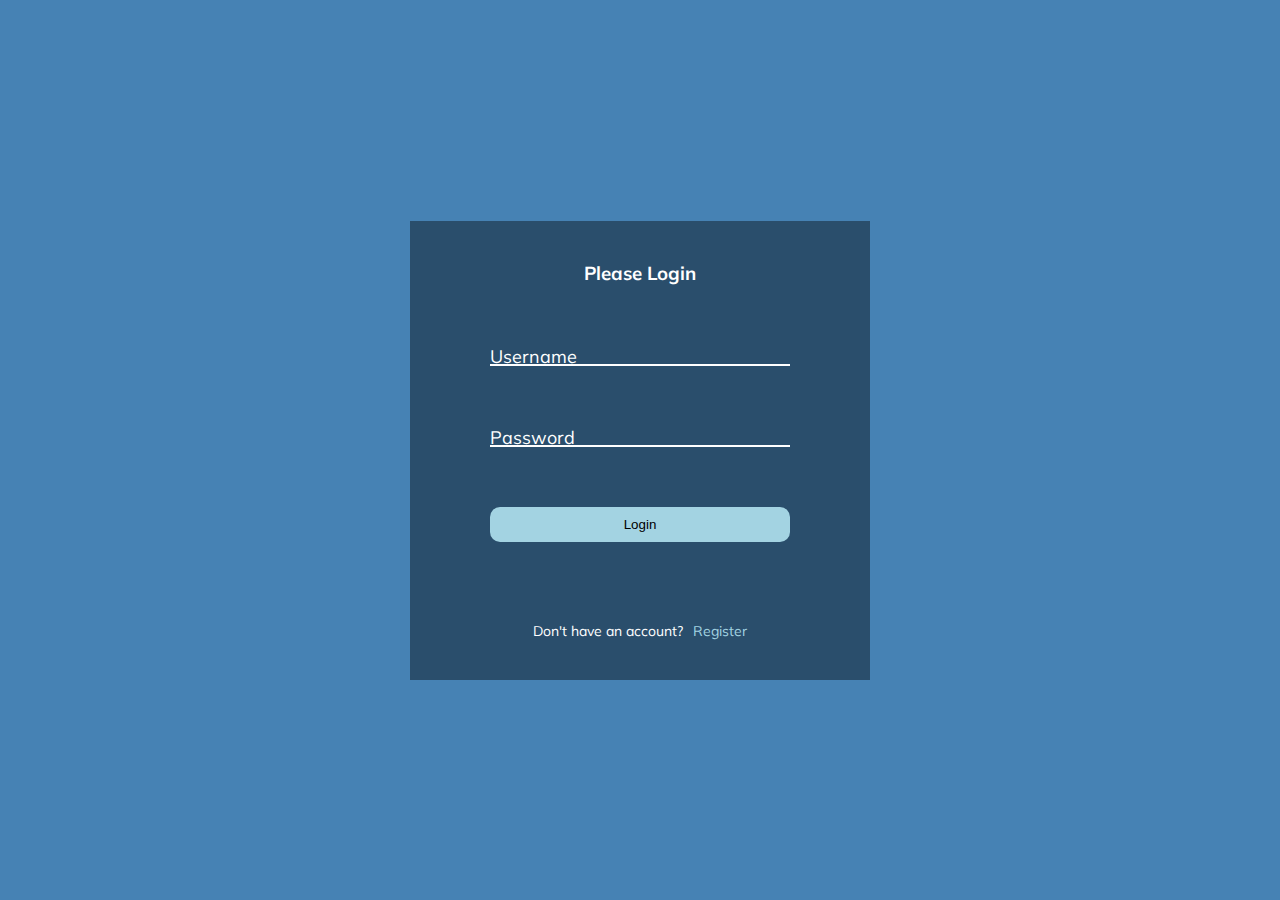
<file: 09_login-form-wave/index.html>
<!DOCTYPE html>
<html lang="en">
  <head>
    <meta charset="UTF-8" />
    <meta http-equiv="X-UA-Compatible" content="IE=edge" />
    <meta name="viewport" content="width=device-width, initial-scale=1.0" />
    <title>Document</title>
    <link rel="stylesheet" href="./index.css" />
  </head>
  <body>
    <div class="container">
      <div class="title">
        <h3>Please Login</h3>
      </div>
      <form class="formWrapper">
        <div class="username form-item">
          <input type="text" required />
          <label>Username</label>
        </div>
        <div class="password form-item">
          <input type="password" required />
          <label>Password</label>
        </div>
        <button class="form-item">Login</button>
      </form>
      <div class="text">
        <p>Don't have an account?</p>
        <p>Register</p>
      </div>
    </div>

    <script src="./index.js"></script>
  </body>
</html>
</file>
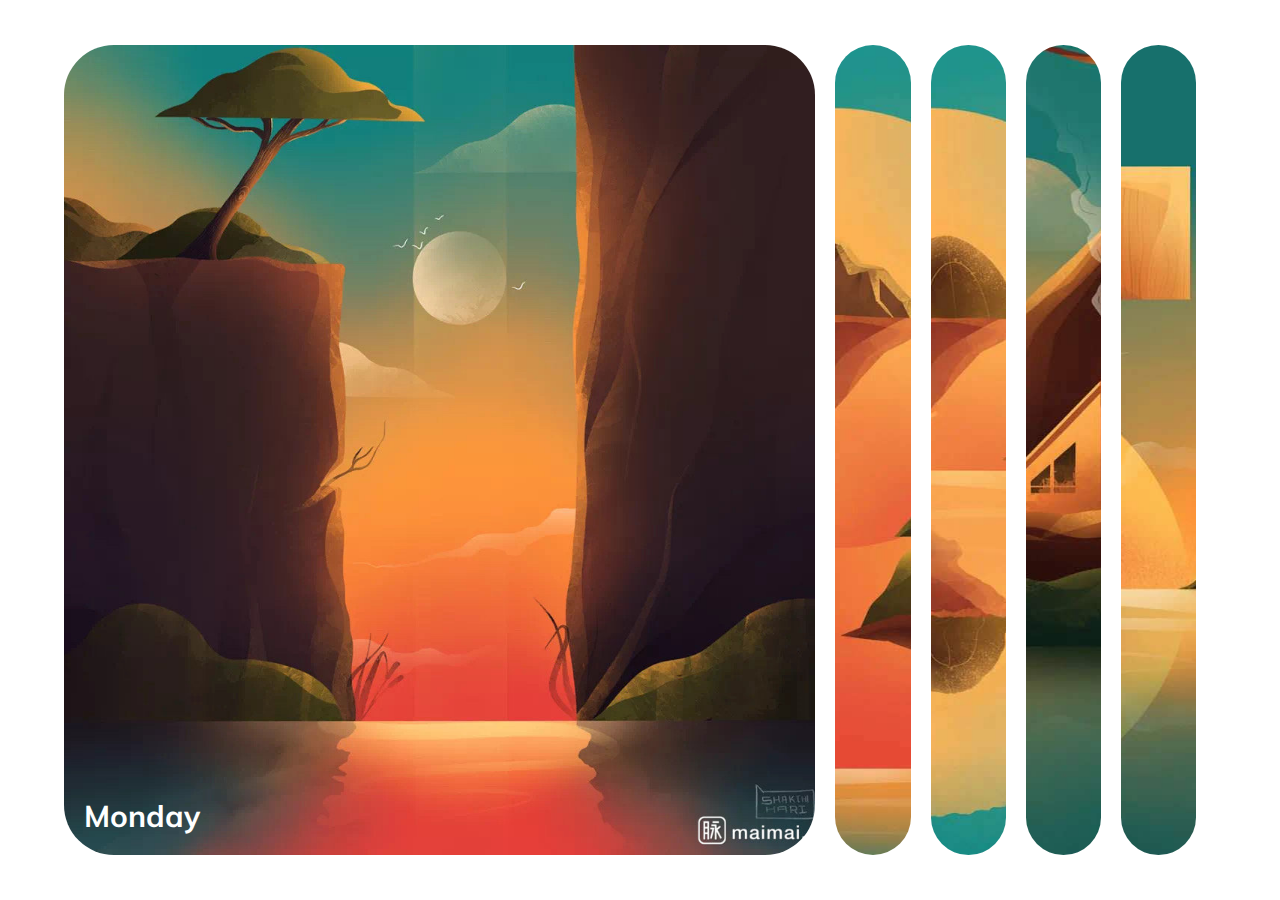
<file: HTML-CSS-JS/02_expanding-cards/index.html>
<!DOCTYPE html>
<html lang="en">
  <head>
    <meta charset="UTF-8" />
    <meta http-equiv="X-UA-Compatible" content="IE=edge" />
    <meta name="viewport" content="width=device-width, initial-scale=1.0" />
    <title>Document</title>
    <link rel="stylesheet" href="./index.css" />
  </head>
  <body>
    <div class="container">
      <div class="panel active" style="background-image: url('./img/1.jpg')">
        <h3>Monday</h3>
      </div>
      <div class="panel" style="background-image: url('./img/2.jpg')">
        <h3>Tuesday</h3>
      </div>
      <div class="panel" style="background-image: url('./img/3.jpg')">
        <h3>Wednesday</h3>
      </div>
      <div class="panel" style="background-image: url('./img/4.jpg')">
        <h3>Thursday</h3>
      </div>
      <div class="panel" style="background-image: url('./img/5.jpg')">
        <h3>Friday</h3>
      </div>
    </div>
    <script src="./index.js"></script>
  </body>
</html>
</file>
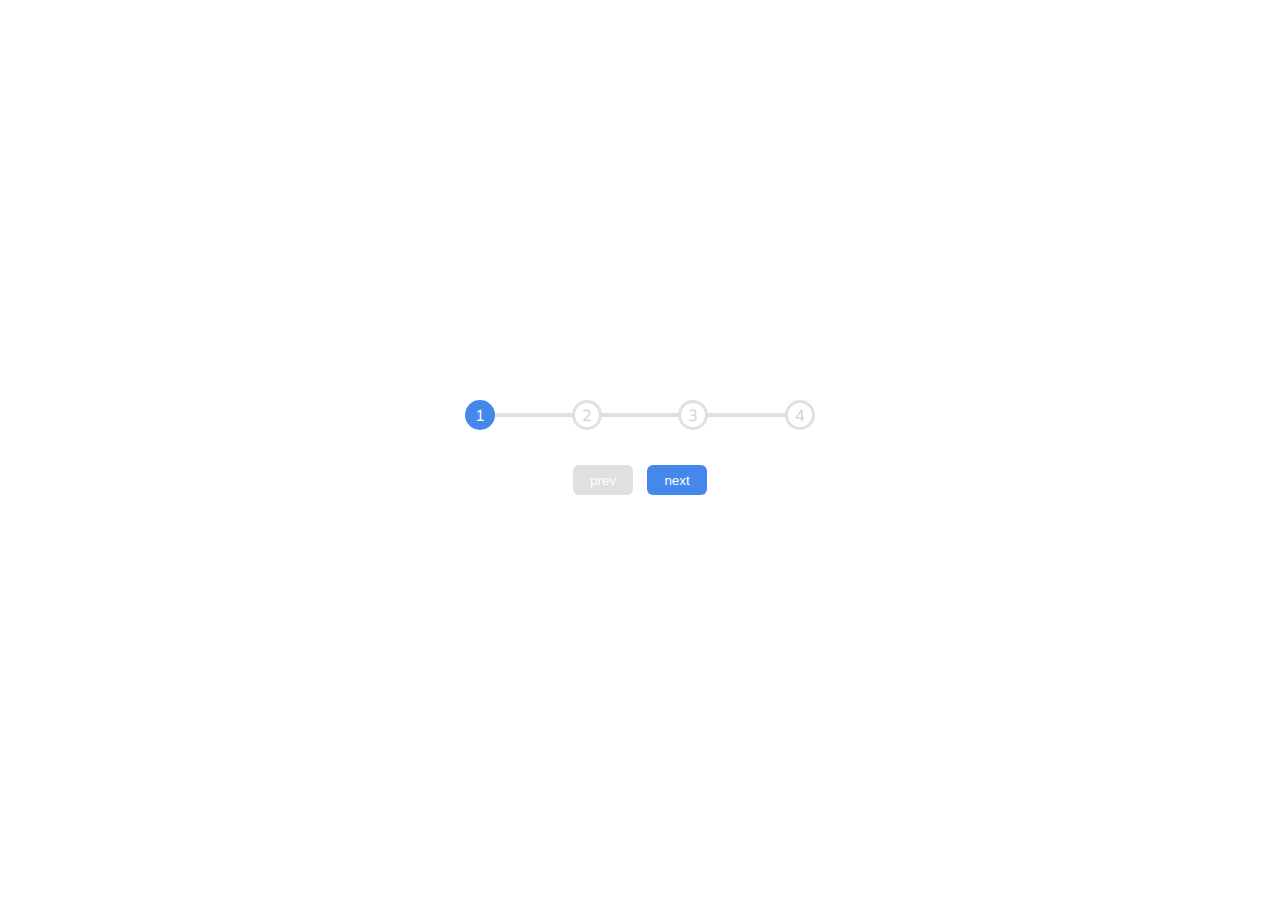
<file: HTML-CSS-JS/03_progress-step/index.html>
<!DOCTYPE html>
<html lang="en">
  <head>
    <meta charset="UTF-8" />
    <meta http-equiv="X-UA-Compatible" content="IE=edge" />
    <meta name="viewport" content="width=device-width, initial-scale=1.0" />
    <title>Document</title>
    <link rel="stylesheet" href="./index.css" />
  </head>
  <body>
    <div class="container">
      <div class="progress-container">
        <div class="progress"></div>
        <div class="circle active">1</div>
        <div class="circle">2</div>
        <div class="circle">3</div>
        <div class="circle">4</div>
      </div>
      <button class="btn" id="prev" disabled>prev</button>
      <button class="btn" id="next">next</button>
    </div>
    <script src="./index.js"></script>
  </body>
</html>
</file>
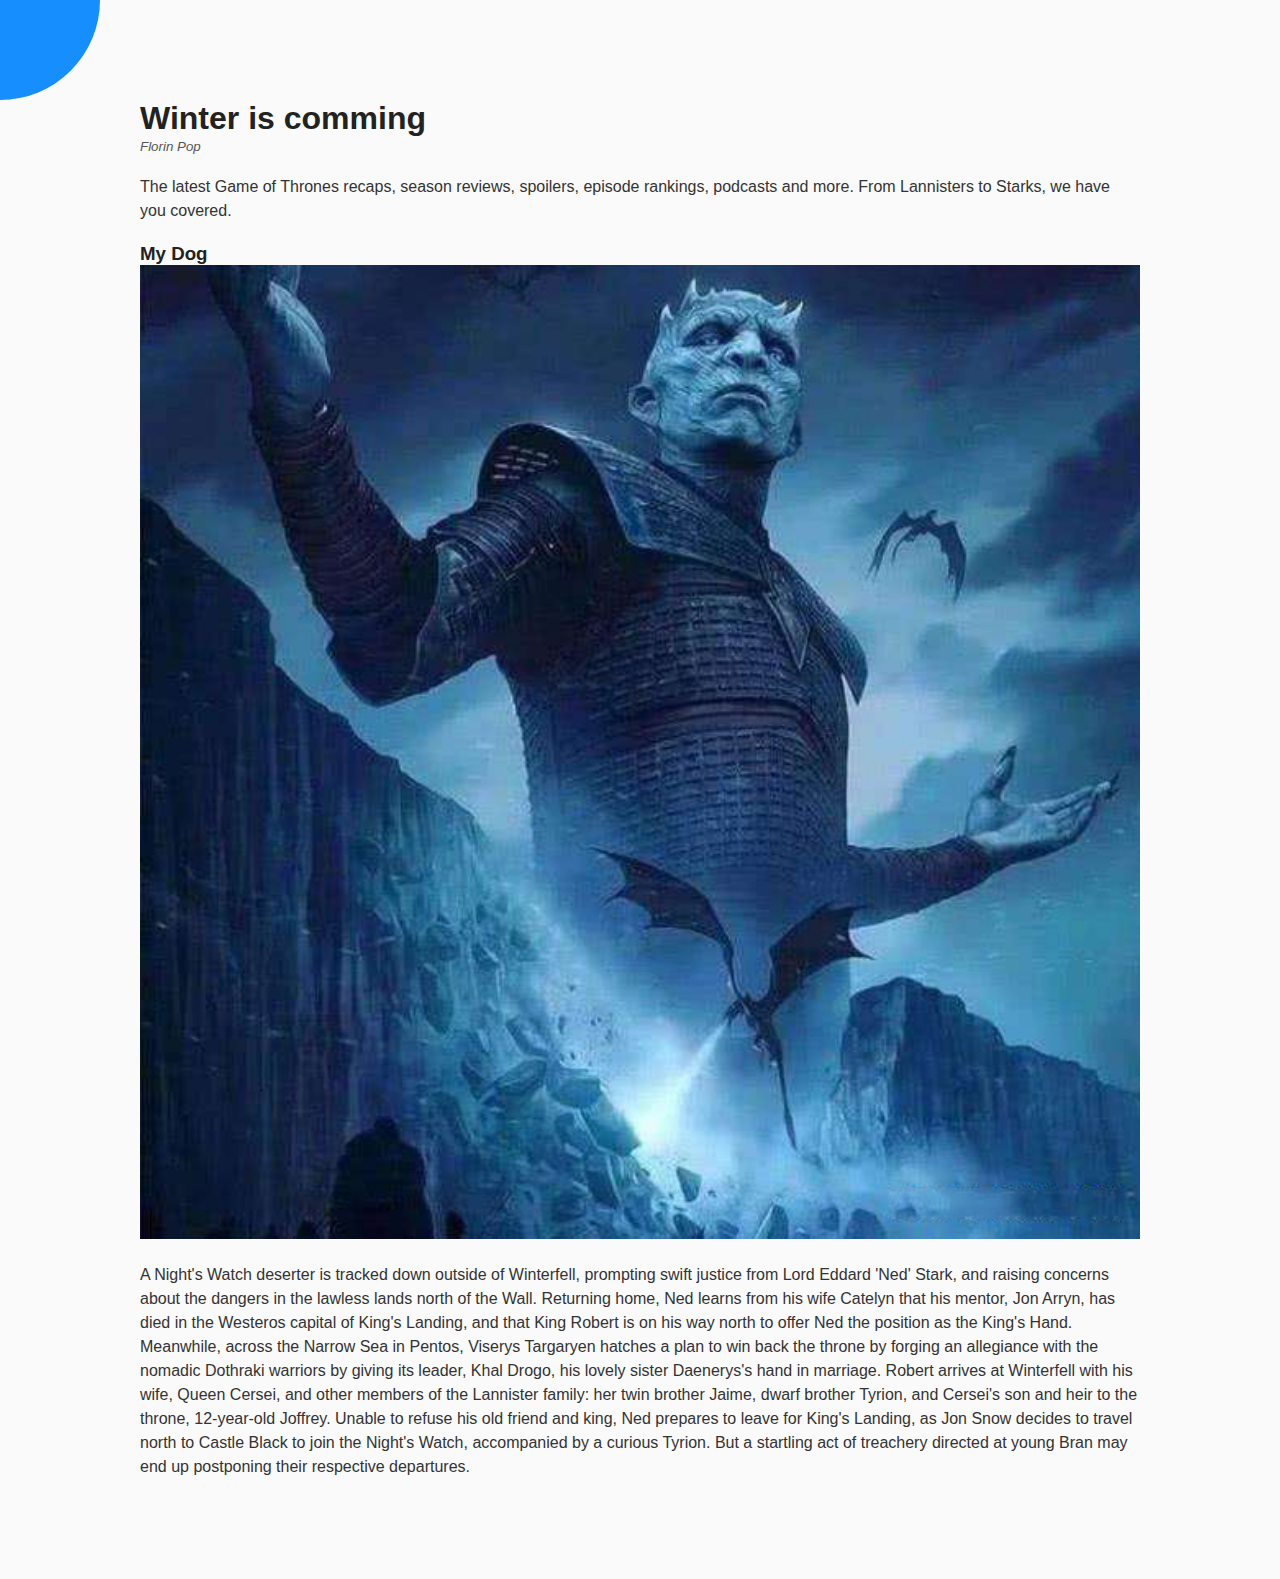
<file: HTML-CSS-JS/04_rotate-nav-animation/index.html>
<!DOCTYPE html>
<html lang="en">
  <head>
    <meta charset="UTF-8" />
    <meta http-equiv="X-UA-Compatible" content="IE=edge" />
    <meta name="viewport" content="width=device-width, initial-scale=1.0" />
    <title>Document</title>
    <link
      rel="stylesheet"
      href="https://cdnjs.cloudflare.com/ajax/libs/font-awesome/5.14.0/css/all.min.css"
      integrity="sha512-1PKOgIY59xJ8Co8+NE6FZ+LOAZKjy+KY8iq0G4B3CyeY6wYHN3yt9PW0XpSriVlkMXe40PTKnXrLnZ9+fkDaog=="
      crossorigin="anonymous"
    />
    <link rel="stylesheet" href="./index.css" />
  </head>
  <body>
    <div></div>
    <div class="container">
      <div class="circle-container">
        <div class="circle">
          <button id="close">
            <i class="fas fa-times"></i>
          </button>
          <button id="open">
            <i class="fas fa-bars"></i>
          </button>
        </div>
      </div>

      <div class="content">
        <h1>Winter is comming</h1>
        <small>Florin Pop</small>
        <p>
          The latest Game of Thrones recaps, season reviews, spoilers, episode
          rankings, podcasts and more. From Lannisters to Starks, we have you
          covered.
        </p>

        <h3>My Dog</h3>
        <img src="./img/timg.jpeg" alt="doggy" />
        <p>
          A Night's Watch deserter is tracked down outside of Winterfell,
          prompting swift justice from Lord Eddard 'Ned' Stark, and raising
          concerns about the dangers in the lawless lands north of the Wall.
          Returning home, Ned learns from his wife Catelyn that his mentor, Jon
          Arryn, has died in the Westeros capital of King's Landing, and that
          King Robert is on his way north to offer Ned the position as the
          King's Hand. Meanwhile, across the Narrow Sea in Pentos, Viserys
          Targaryen hatches a plan to win back the throne by forging an
          allegiance with the nomadic Dothraki warriors by giving its leader,
          Khal Drogo, his lovely sister Daenerys's hand in marriage. Robert
          arrives at Winterfell with his wife, Queen Cersei, and other members
          of the Lannister family: her twin brother Jaime, dwarf brother Tyrion,
          and Cersei's son and heir to the throne, 12-year-old Joffrey. Unable
          to refuse his old friend and king, Ned prepares to leave for King's
          Landing, as Jon Snow decides to travel north to Castle Black to join
          the Night's Watch, accompanied by a curious Tyrion. But a startling
          act of treachery directed at young Bran may end up postponing their
          respective departures.
        </p>
      </div>
    </div>

    <nav>
      <ul>
        <li><i class="fas fa-home"></i><a href="#"> Home</a></li>
        <li><i class="fas fa-user-alt"></i><a href="#"> About</a></li>
        <li><i class="fas fa-envelope"></i><a href="#"> Contact</a></li>
      </ul>
    </nav>
    <script src="./index.js"></script>
  </body>
</html>
</file>
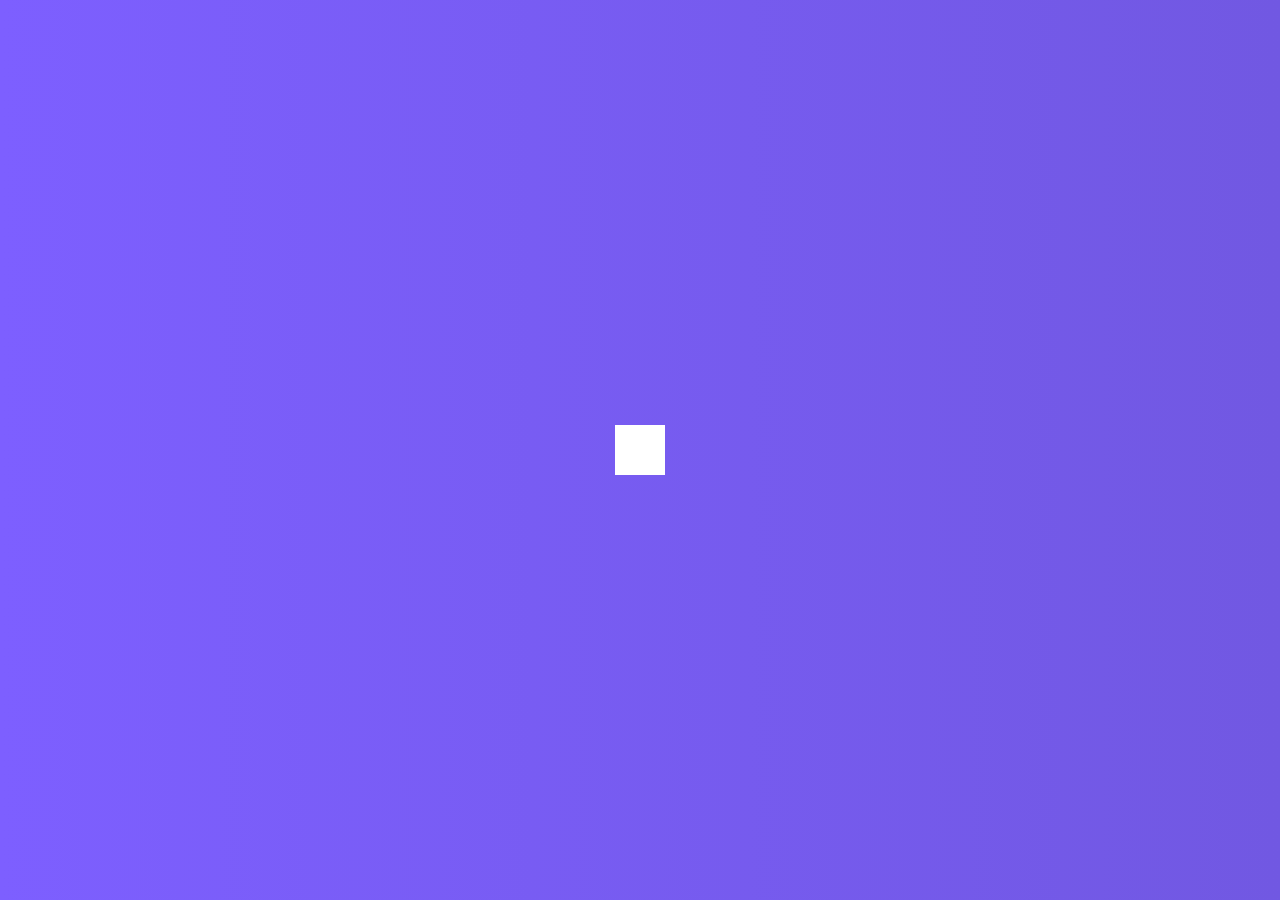
<file: HTML-CSS-JS/06_hidden-search/index.html>
<!DOCTYPE html>
<html lang="en">
  <head>
    <meta charset="UTF-8" />
    <meta http-equiv="X-UA-Compatible" content="IE=edge" />
    <meta name="viewport" content="width=device-width, initial-scale=1.0" />
    <title>Document</title>
    <link
      rel="stylesheet"
      href="https://cdnjs.cloudflare.com/ajax/libs/font-awesome/5.14.0/css/all.min.css"
      integrity="sha512-1PKOgIY59xJ8Co8+NE6FZ+LOAZKjy+KY8iq0G4B3CyeY6wYHN3yt9PW0XpSriVlkMXe40PTKnXrLnZ9+fkDaog=="
      crossorigin="anonymous"
    />
    <link rel="stylesheet" href="./index.css" />
  </head>
  <body>
    <div class="search">
      <input type="text" class="input" placeholder="Search..." />
      <button class="btn">
        <i class="fas fa-search"></i>
      </button>
    </div>
    <script src="./index.js"></script>
  </body>
</html>
</file>
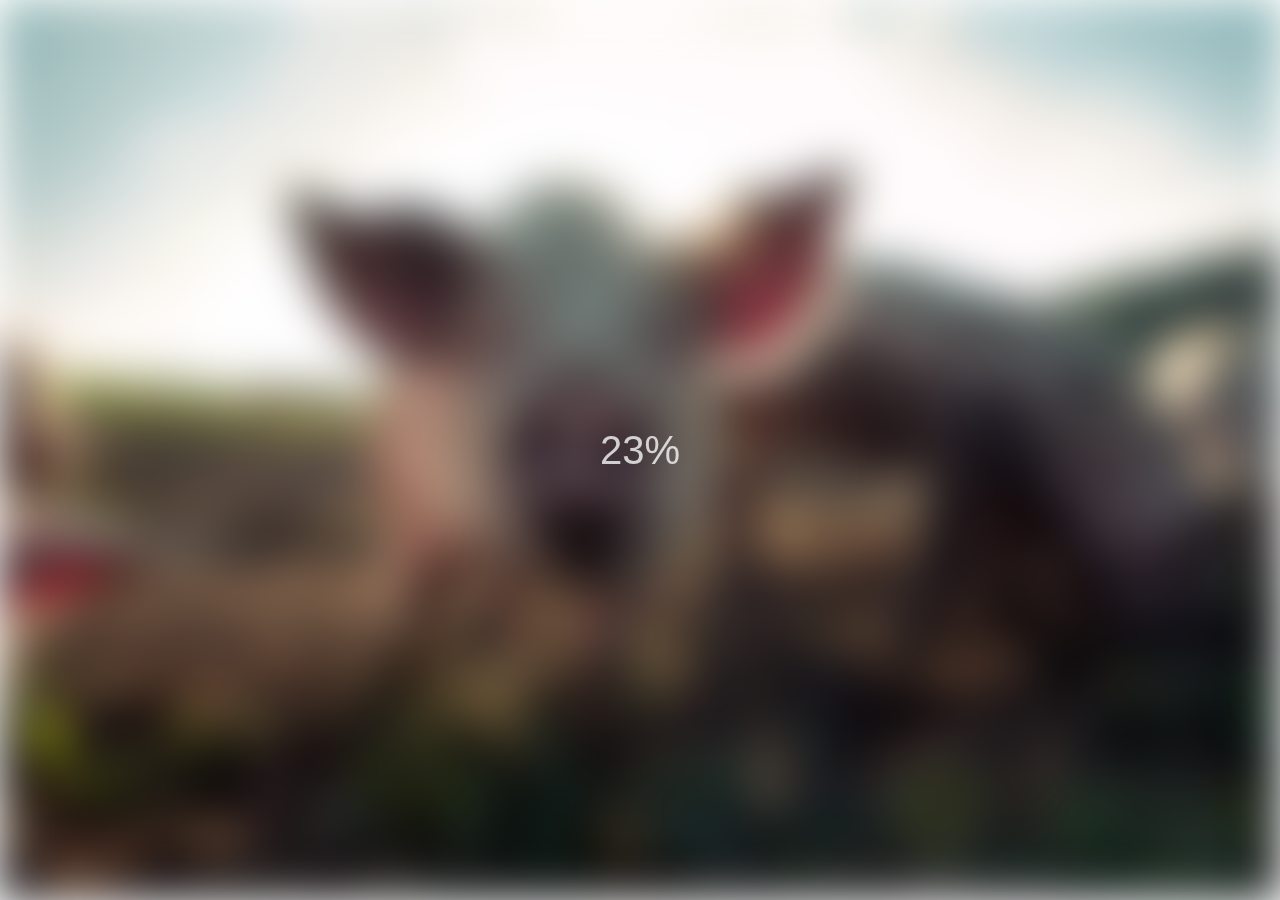
<file: HTML-CSS-JS/07_blurry-loading/index.html>
<!DOCTYPE html>
<html lang="en">
  <head>
    <meta charset="UTF-8" />
    <meta http-equiv="X-UA-Compatible" content="IE=edge" />
    <meta name="viewport" content="width=device-width, initial-scale=1.0" />
    <title>Document</title>
    <link rel="stylesheet" href="./index.css" />
  </head>
  <body>
    <section class="bg"></section>
    <div class="progress">0%</div>
    <script src="./index.js"></script>
  </body>
</html>
</file>
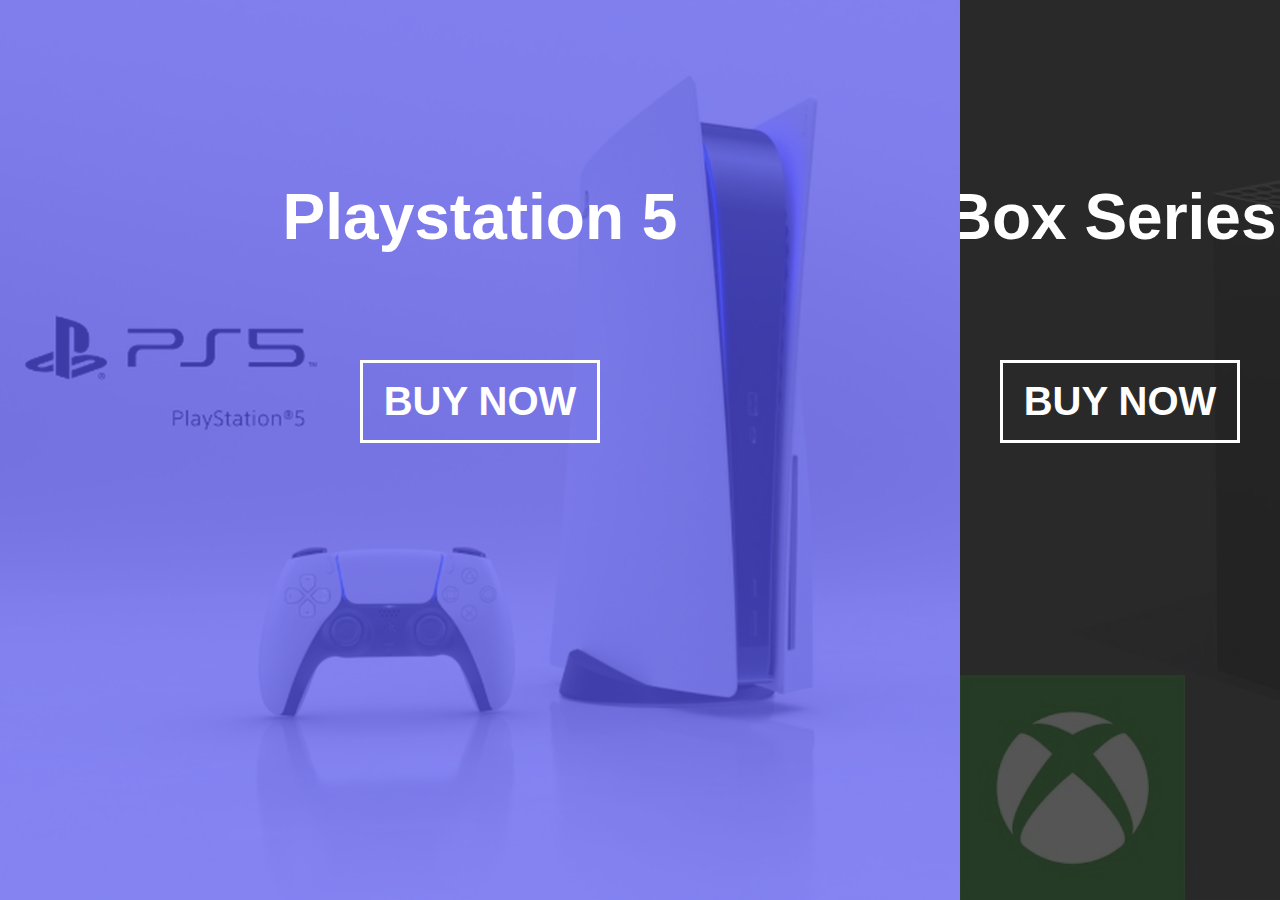
<file: HTML-CSS-JS/08_split-page/index.html>
<!DOCTYPE html>
<html lang="en">
  <head>
    <meta charset="UTF-8" />
    <meta name="viewport" content="width=device-width, initial-scale=1.0" />
    <link rel="stylesheet" href="./index.css" />
    <title>Split Landing Page</title>
  </head>
  <body>
    <div class="container">
      <div class="split left">
        <h1>Playstation 5</h1>
        <a href="#" class="btn">Buy Now</a>
      </div>
      <div class="split right">
        <h1>XBox Series X</h1>
        <a href="#" class="btn">Buy Now</a>
      </div>
    </div>

    <script src="./index.js"></script>
  </body>
</html>
</file>
<file: 09_login-form-wave/index.css>
@import url('https://fonts.googleapis.com/css?family=Muli&display=swap');
:root{
  --border-fill-color: #4388ea;
  --border-empty-color: #e0e0e0;
}
*{
  padding: 0;
  margin: 0;
  box-sizing: border-box;
}
body{
  height: 100vh;
  display: flex;
  justify-content: center;
  align-items: center;
  font-family: 'Muli', sans-serif;
  overflow: hidden;
  background-color: steelblue;

}
.container{
  background-color: rgba(0, 0, 0, 0.4);
  padding: 40px;
}
.title{
  display: flex;
  justify-content: center;
}
h3{
  color: #fff;
}
.formWrapper{
  margin: 40px;
  display: flex;
  flex-direction: column;
  justify-content: center;
  align-items: center;
}
input{
  width: 300px;
  background-color: transparent;
  border: none;
  border-bottom: 2px solid #fff;
}
input:focus{
  outline: none;
  color: #a3d3e2;
  border-bottom: 2px solid #a3d3e2;
}

input:focus + label span{
  color: lightblue;
  transform: translateY(-30px);
}
.username, .password{
  color: #fff;
  position: relative;
}
label{
  position: absolute;
  left: 0;
}
label span{
  display: inline-block;
  font-size: 18px;
  min-width: 5px;
  transition: 0.3s cubic-bezier(0.68, -0.55, 0.265, 1.55);
}
button{
  padding: 10px;
  border: none;
  border-radius: 10px;
  width: 100%;
  background-color: #a3d3e2;
  cursor: pointer;
}
button:focus {
  outline: 0;
}

button:active {
  transform: scale(0.98);
}
.form-item{
  margin: 20px 0 40px;

}
.text{
  color: #fff;
  font-size: 14px;

  display: flex;
  justify-content: center;
}
.text p:nth-of-type(2){
  color: #a3d3e2;
  margin-left: 10px;
  cursor: pointer;
}
</file>
<file: HTML-CSS-JS/02_expanding-cards/index.css>
@import url('https://fonts.googleapis.com/css?family=Muli&display=swap');

*{
  padding: 0;
  margin: 0;
  box-sizing: border-box;
}
body{
  height: 100vh;
  display: flex;
  justify-content: center;
  align-items: center;
  font-family: 'Muli', sans-serif;
  overflow: hidden;
}
.container{
  width: 90vw;
  display: flex;
}
.panel{
  background-size:cover;
  background-position: center;
  background-repeat: no-repeat;
  border-radius: 50px;
  cursor: pointer;
  flex: 0.5;
  margin-right: 20px;
  height: 90vh;
  color: #fff;
  position: relative;
  transition: all 700ms ease-in;
}
.panel h3{
  position: absolute;
  bottom: 20px;
  left: 20px;
  font-size: 30px;
  opacity: 0;
}
.panel.active{
 flex: 5;
}
.panel.active h3{
  opacity: 1;
  transition: opacity 0.3s ease-in 0.4s;
}
/* 媒体查询 适配移动端 */
@media (max-width:480px){
  .container{
    width: 100vw;
  }
  .panel:nth-of-type(4),
  .panel:nth-of-type(5){
    display: none;
  }
}
</file>
<file: HTML-CSS-JS/03_progress-step/index.css>
@import url('https://fonts.googleapis.com/css?family=Muli&display=swap');
:root{
  --border-fill-color: #4388ea;
  --border-empty-color: #e0e0e0;
}
*{
  padding: 0;
  margin: 0;
  box-sizing: border-box;
}
body{
  height: 100vh;
  display: flex;
  justify-content: center;
  align-items: center;
  font-family: 'Muli', sans-serif;
  overflow: hidden;
}
.container{
  text-align: center;
}
.container .progress-container{
  display: flex;
  width: 350px;
  max-width: 100%;
  margin-bottom: 30px;
  justify-content: space-between;
  position: relative;
}
.progress-container::before{
  content: '';
  background-color: var(--border-empty-color);
  position: absolute;
  top: 50%;
  left: 0;
  transform: translateY(-50%);
  height: 4px;
  width: 100%;
  z-index: -1;
}
.progress{
  background-color: var(--border-fill-color);
  position: absolute;
  top: 50%;
  left: 0;
  transform: translateY(-50%);
  height: 4px;
  width: 0%;
  z-index: -1;
  transition: 0.4s ease;
}
.circle{
  width: 30px;
  height: 30px;
  border-radius: 50%;
  display: flex;
  justify-content: center;
  align-items: center;
  border: 3px solid var(--border-empty-color);
  background-color: #fff;
  color: #d0d0d0;
  transition: 0.4s ease;
}
.circle.active{
  background-color:var(--border-fill-color);
  color: #fff;
  border: 0;
}

.btn{
  background-color: var(--border-fill-color);
  color: #fff;
  width: 60px;
  height: 30px;
  border: none;
  margin: 5px;
  border-radius: 6px;
  cursor: pointer;
}
.btn:active{
  transform: scale(0.98);
}
.btn:focus{
  outline: 0;
}
.btn:disabled {
  background-color: var(--border-empty-color);
  cursor: not-allowed;
}
</file>
<file: HTML-CSS-JS/04_rotate-nav-animation/index.css>
@import url('https://fonts.googleapis.com/css?family=Muli&display=swap');

*{
  padding: 0;
  margin: 0;
  box-sizing: border-box;
}
body{
  font-family: 'Lato', sans-serif;
  background-color: #333;
  color: #222;
  overflow-x: hidden;
}
.container{
  background-color: #fafafa;
  transform-origin: top left;
  transition: transform 0.5s linear;
  width: 100vw;
  min-height: 100vh;
  padding: 50px;
}
.container.show-nav{
  transform: rotate(-20deg);
}
.circle-container{
  position: fixed;
  top: -100px;
  left: -100px;
}
.circle{
  background-color: #178efd;
  width: 200px;
  height: 200px;
  border-radius: 50%;
  position: relative;
  transition: transform 0.5s linear;
}
.container.show-nav .circle{
  transform: rotate(-70deg);
}
.circle button {
  cursor: pointer;
  position: absolute;
  top: 50%;
  left: 50%;
  height: 100px;
  background-color: transparent;
  border: 0;
  color: #fafafa;
  font-size: 26px;
}
.circle button:focus {
  outline: none;
}
.circle button#open{
  left: 60%;
}
.circle button#close{
  top: 60%;
  transform: rotate(90deg);
  transform-origin: top left;
}
.content img {
  width: 100%;
}
.container.show-nav + nav li {
  transform: translateX(0);
  transition-delay: 0.3s;
}
nav{
  position: fixed;
  bottom: 40px;
  left: 0;
  z-index: 100;
}
nav ul{
  list-style-type: none;
  padding-left: 30px;
}
nav ul li{
  /* 转换文本为大写 */
  text-transform: uppercase;
  color: #fff;
  margin: 20px 0;
  transform: translateX(-100%);
  transition: transform 0.5s ease-in;
}

nav ul li + li {
  margin-left: 15px;
  transform: translateX(-150%);
}
nav ul li + li + li {
  margin-left: 30px;
  transform: translateX(-200%);
}
nav ul li i {
  font-size: 20px;
  margin-right: 10px;
}
nav a{
  color: #fafafa;
  text-decoration: none;
  transition: all 0.5s;
}

nav a:hover {
  color: #FF7979;
  font-weight: bold;
}
.content {
  max-width: 1000px;
  margin: 50px auto;
}

.content h1 {
  margin: 0;
}

.content small {
  color: #555;
  font-style: italic;
}

.content p {
  margin: 20px 0;
  color: #333;
  line-height: 1.5;
}
</file>
<file: HTML-CSS-JS/06_hidden-search/index.css>
@import url('https://fonts.googleapis.com/css?family=Muli&display=swap');

*{
  padding: 0;
  margin: 0;
  box-sizing: border-box;
}
body{
  font-family: 'Roboto', sans-serif;
  display: flex;
  align-items: center;
  justify-content: center;
  height: 100vh;
  overflow: hidden;
  background-image: linear-gradient(90deg, #7d5fff, #7158e2);
}
.search{
  position: relative;
  height: 50px;
}
.search .btn{
  background: #fff;
  width: 50px;
  height: 50px;
  position: absolute;
  border: none;
  z-index: 2;
  right: 0;
}
.search .input{
  height: 50px;
  width: 50px;
  border: none;
  padding: 10px;
  transition: width 0.3s ease;
}
.input:focus,.btn:focus{
  outline: none;
}
.input.active{
  width: 200px;
  transition: width 0.25s ease-in;
}
.search.active .btn{
  transform: translateX(198px);
}
</file>
<file: HTML-CSS-JS/07_blurry-loading/index.css>
@import url('https://fonts.googleapis.com/css?family=Muli&display=swap');

*{
  padding: 0;
  margin: 0;
  box-sizing: border-box;
}
body{
  font-family: 'Roboto', sans-serif;
  display: flex;
  align-items: center;
  justify-content: center;
  height: 100vh;
  position: relative;
}
.bg{
  background: url('./img/bg.png') no-repeat;
  background-size:cover;
  background-position: center;
  width: 100vw;
  height: 100vh;
  position: absolute;
  filter: blur(0px);
}
.progress{
  z-index: 1;
  color:#fff;
  font-size: 40px;
}
</file>
<file: HTML-CSS-JS/08_split-page/index.css>
@import url('https://fonts.googleapis.com/css?family=Muli&display=swap');
:root {
  --left-bg-color: rgba(87, 84, 236, 0.7);
  --right-bg-color: rgba(43, 43, 43, 0.8);
  --left-btn-hover-color: rgba(87, 84, 236, 1);
  --right-btn-hover-color: rgba(28, 122, 28, 1);
  --hover-width: 75%;
  --other-width: 25%;
  --speed: 1000ms;
}

*{
  padding: 0;
  margin: 0;
  box-sizing: border-box;
}
body{
  font-family: 'Roboto', sans-serif;
  height: 100vh;
  width: 100vw;
  position: relative;
}
.container{
  height: 100vh;
  width: 100vw;
  display: flex;
  position: relative;
  background: #333;
}
h1{
  position: absolute;
  top: 20%;
  left: 50%;
  transform: translateX(-50%);
  font-size: 4rem;
  white-space: nowrap;
}
.split{
  width: 50%;
  height: 100%;
  align-items: center;
  color: #fff;
  font-size: 40px;
  overflow: hidden;
  position: absolute;
}
.left{
  left: 0;
  background-image: url(./ps.jpg);
  background-position: center;
  background-repeat: no-repeat;
  background-size: cover;
}
.left::before{
  content: '';
  position: absolute;
  width: 100%;
  height: 100%;
  background: var(--left-bg-color);
}
.right{
  right: 0;
  background-image: url(./xbox.jpg);
  background-position: left top;
  background-repeat: no-repeat;
  background-size: cover;
}
.right::before{
  content: '';
  position: absolute;
  width: 100%;
  height: 100%;
  background: var(--right-bg-color);
}
.split.right,
.split.left,
.split.right::before,
.split.left::before {
  transition: all var(--speed) ease-in-out;
}
.btn{
  position: absolute;
  display: flex;
  justify-content: center;
  align-items: center;
  color: #fff;
  border: #fff solid 0.2rem;
  font-weight: bold;
  font-size: 1em;
  text-transform: uppercase;
  text-decoration: none;
  top: 40%;
  left: 50%;
  width: 15rem;
  padding: 1rem;
  transform: translateX(-50%);

}
.split.left .btn:hover {
  background-color: var(--left-btn-hover-color);
  border-color: var(--left-btn-hover-color);
}

.split.right .btn:hover {
  background-color: var(--right-btn-hover-color);
  border-color: var(--right-btn-hover-color);
}
.hover-left .left {
  width: var(--hover-width);
}
.hover-left .right {
  width: var(--other-width);
}
.hover-right .right {
  width: var(--hover-width);
}
.hover-right .left {
  width: var(--other-width);
}
</file>
